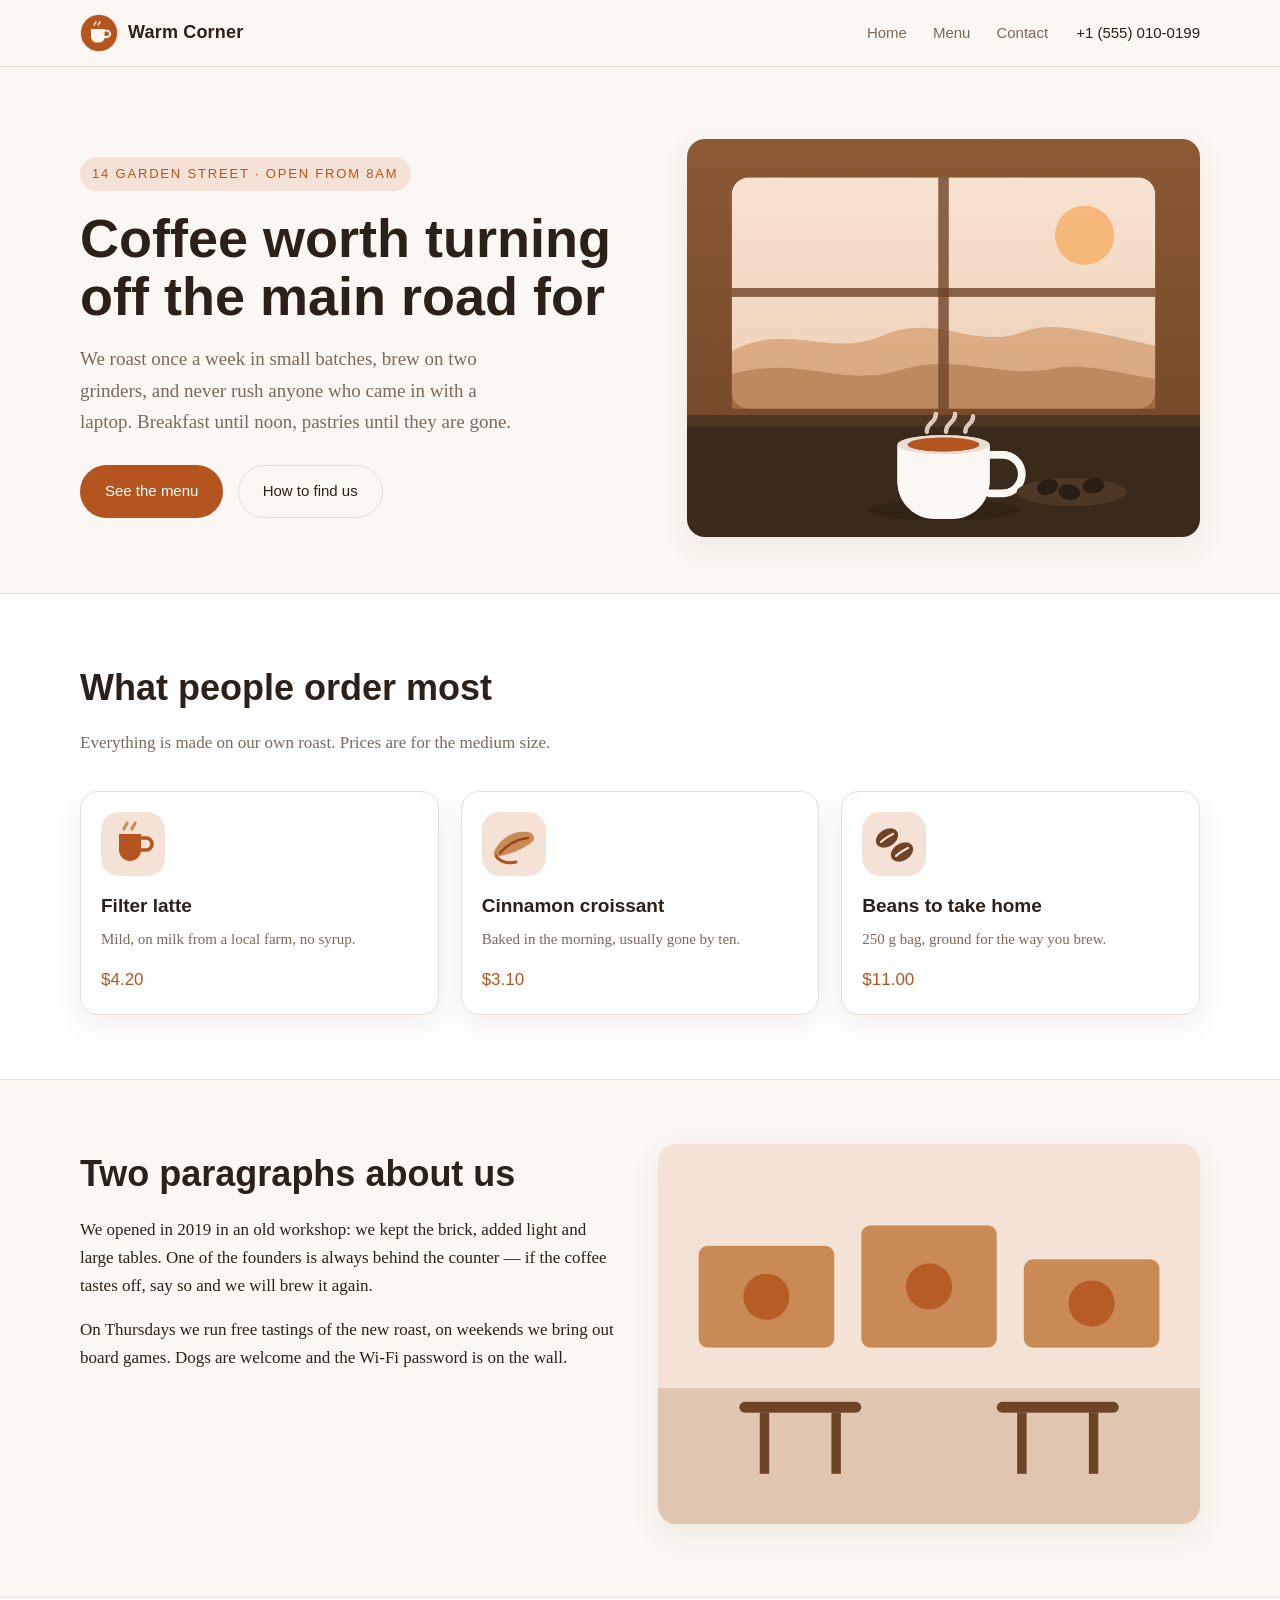
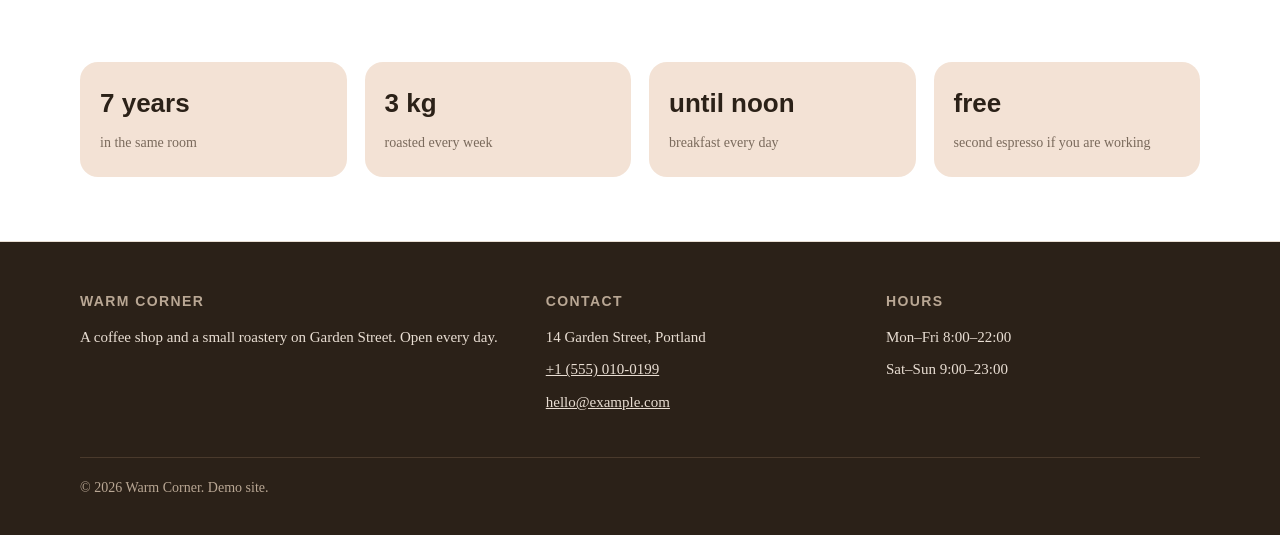
<file: examples/warm-corner/index.html>
<!DOCTYPE html>
<html lang="en">
<head>
  <meta charset="utf-8">
  <meta name="viewport" content="width=device-width, initial-scale=1">
  <title>Warm Corner — coffee on Garden Street</title>
  <meta name="description" content="Warm Corner: small-batch roasting every week, breakfast until noon, a quiet room to work in.">
  <link rel="icon" href="assets/logo.png" type="image/png">
  <link rel="stylesheet" href="css/main.css">
</head>
<!-- wp-fields-group names the field group this template gets in wp-admin. -->
<body wp-fields-group="Home">

  <header class="header">
    <div class="container header__row">
      <a class="logo" href="index.html">
        <img src="assets/logo.png" alt="Warm Corner" opt-image="Logo">
        <b opt-text="Site name">Warm Corner</b>
      </a>
      <nav class="nav">
        <!-- The whole list is replaced by a WordPress menu of this name. -->
        <ul wp-menu="Main menu">
          <li><a href="index.html">Home</a></li>
          <li><a href="menu.html">Menu</a></li>
          <li><a href="contacts.html">Contact</a></li>
        </ul>
      </nav>
      <a class="header__phone" href="tel:+15550100199"><span opt-text="Phone">+1 (555) 010-0199</span></a>
    </div>
  </header>

  <main>
    <section class="hero">
      <div class="container hero__grid">
        <div>
          <span class="eyebrow" fld-text="Eyebrow">14 Garden Street · open from 8am</span>
          <h1 fld-text="Title">Coffee worth turning off the main road for</h1>
          <p fld-area="Lead">We roast once a week in small batches, brew on two grinders, and never rush anyone who came in with a laptop. Breakfast until noon, pastries until they are gone.</p>
          <a class="btn btn--primary" href="menu.html" fld-link="Menu button">See the menu</a>
          <a class="btn btn--ghost" href="contacts.html" fld-link="Directions button">How to find us</a>
        </div>
        <div class="hero__art">
          <img src="assets/hero.png" alt="A cup on the counter by the window" fld-image="Hero image">
        </div>
      </div>
    </section>

    <section class="section section--tinted">
      <div class="container">
        <div class="section__head">
          <h2 fld-text="Showcase title">What people order most</h2>
          <p fld-area="Showcase text">Everything is made on our own roast. Prices are for the medium size.</p>
        </div>

        <!-- fld-loop = repeater. Every row carries the same field names: the value
             extractor reads them all, so an unannotated sibling would arrive empty. -->
        <div class="cards" fld-loop="Showcase">
          <article class="card">
            <img src="assets/icon-latte.png" alt="Latte" fld-image="Image">
            <h3 fld-text="Name">Filter latte</h3>
            <p fld-text="Description">Mild, on milk from a local farm, no syrup.</p>
            <span class="price" fld-text="Price">$4.20</span>
          </article>
          <article class="card">
            <img src="assets/icon-croissant.png" alt="Croissant" fld-image="Image">
            <h3 fld-text="Name">Cinnamon croissant</h3>
            <p fld-text="Description">Baked in the morning, usually gone by ten.</p>
            <span class="price" fld-text="Price">$3.10</span>
          </article>
          <article class="card">
            <img src="assets/icon-beans.png" alt="Beans" fld-image="Image">
            <h3 fld-text="Name">Beans to take home</h3>
            <p fld-text="Description">250 g bag, ground for the way you brew.</p>
            <span class="price" fld-text="Price">$11.00</span>
          </article>
        </div>
      </div>
    </section>

    <section class="section">
      <div class="container about">
        <div class="about__text">
          <h2 fld-text="About title">Two paragraphs about us</h2>
          <!-- fld-editor = the visual editor in wp-admin, so the owner can format. -->
          <div fld-editor="About text">
            <p>We opened in 2019 in an old workshop: we kept the brick, added light and large tables. One of the founders is always behind the counter — if the coffee tastes off, say so and we will brew it again.</p>
            <p>On Thursdays we run free tastings of the new roast, on weekends we bring out board games. Dogs are welcome and the Wi-Fi password is on the wall.</p>
          </div>
        </div>
        <div class="about__art">
          <img src="assets/about.png" alt="The room" fld-image="About image">
        </div>
      </div>
    </section>

    <section class="section section--tinted">
      <div class="container">
        <div class="facts">
          <div class="fact"><b fld-text="Fact 1 number">7 years</b><span fld-text="Fact 1 label">in the same room</span></div>
          <div class="fact"><b fld-text="Fact 2 number">3 kg</b><span fld-text="Fact 2 label">roasted every week</span></div>
          <div class="fact"><b fld-text="Fact 3 number">until noon</b><span fld-text="Fact 3 label">breakfast every day</span></div>
          <div class="fact"><b fld-text="Fact 4 number">free</b><span fld-text="Fact 4 label">second espresso if you are working</span></div>
        </div>
      </div>
    </section>
  </main>

  <footer class="footer">
    <div class="container">
      <div class="footer__row">
        <div>
          <h4>Warm Corner</h4>
          <p opt-area="Footer about">A coffee shop and a small roastery on Garden Street. Open every day.</p>
        </div>
        <div>
          <h4>Contact</h4>
          <p opt-text="Address">14 Garden Street, Portland</p>
          <p><a href="tel:+15550100199"><span opt-text="Phone">+1 (555) 010-0199</span></a></p>
          <p><a href="mailto:hello@example.com"><span opt-text="Email">hello@example.com</span></a></p>
        </div>
        <div>
          <h4>Hours</h4>
          <p opt-text="Hours weekdays">Mon–Fri 8:00–22:00</p>
          <p opt-text="Hours weekend">Sat–Sun 9:00–23:00</p>
        </div>
      </div>
      <div class="footer__bottom" opt-text="Copyright">© 2026 Warm Corner. Demo site.</div>
    </div>
  </footer>

</body>
</html>
</file>
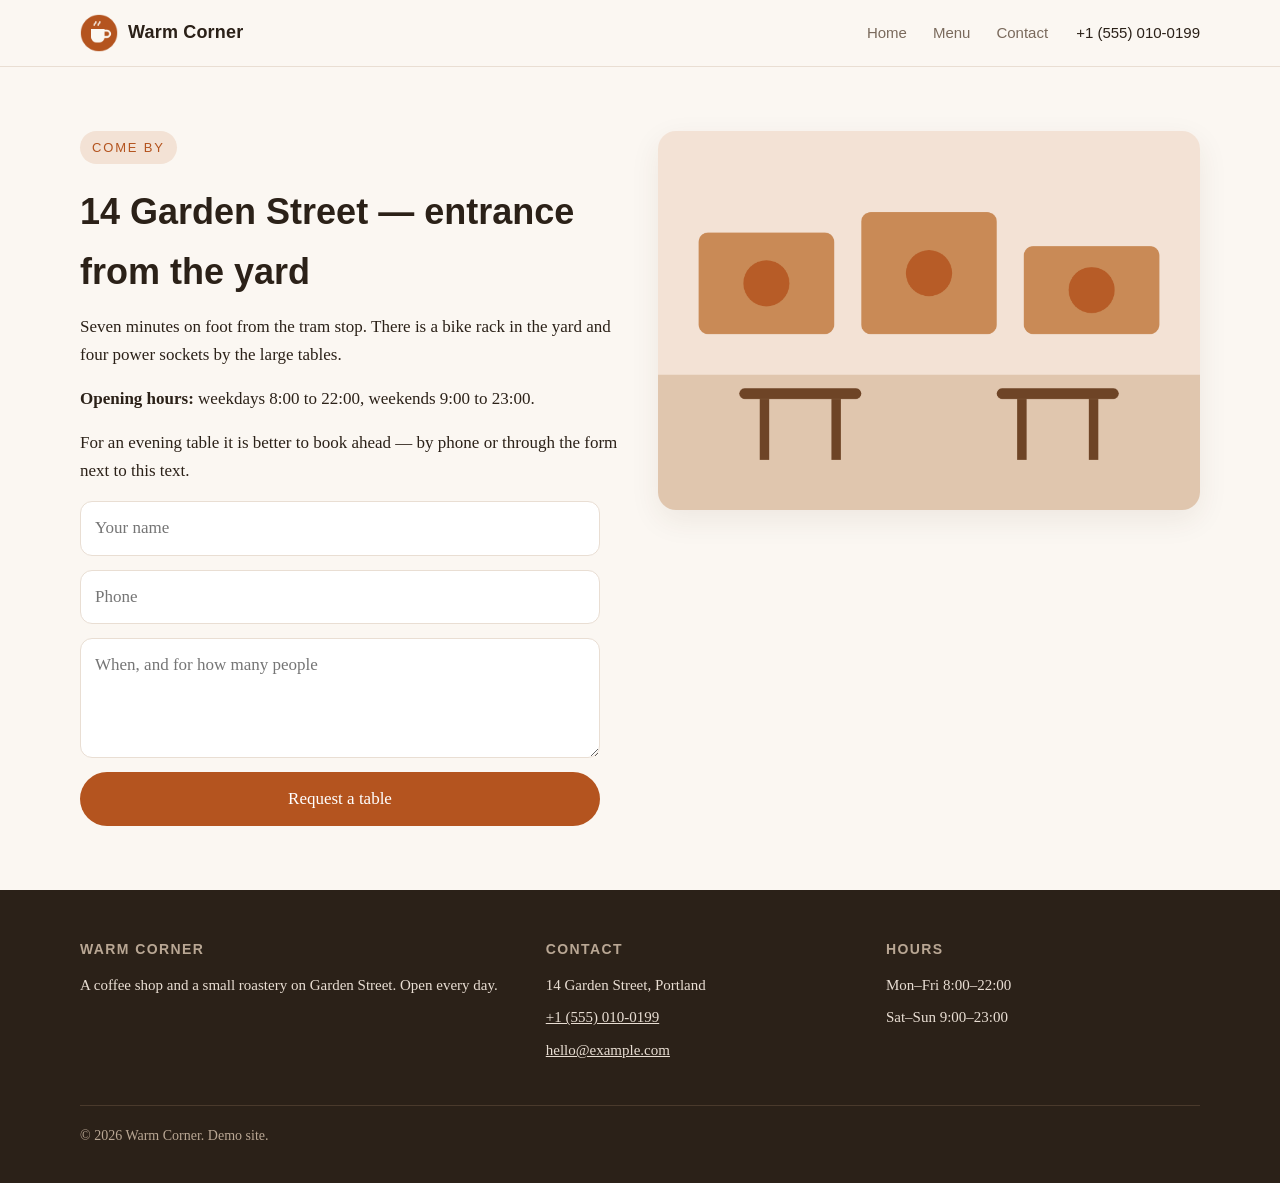
<file: examples/warm-corner/contacts.html>
<!DOCTYPE html>
<html lang="en">
<head>
  <meta charset="utf-8">
  <meta name="viewport" content="width=device-width, initial-scale=1">
  <title>Contact — Warm Corner</title>
  <meta name="description" content="Address, opening hours and a table request form for Warm Corner.">
  <link rel="icon" href="assets/logo.png" type="image/png">
  <link rel="stylesheet" href="css/main.css">
</head>
<body wp-fields-group="Contact">

  <header class="header">
    <div class="container header__row">
      <a class="logo" href="index.html">
        <img src="assets/logo.png" alt="Warm Corner" opt-image="Logo">
        <b opt-text="Site name">Warm Corner</b>
      </a>
      <nav class="nav">
        <ul wp-menu="Main menu">
          <li><a href="index.html">Home</a></li>
          <li><a href="menu.html">Menu</a></li>
          <li><a href="contacts.html">Contact</a></li>
        </ul>
      </nav>
      <a class="header__phone" href="tel:+15550100199"><span opt-text="Phone">+1 (555) 010-0199</span></a>
    </div>
  </header>

  <main>
    <section class="section">
      <div class="container about">
        <div class="about__text">
          <span class="eyebrow" fld-text="Eyebrow">Come by</span>
          <h2 fld-text="Title">14 Garden Street — entrance from the yard</h2>
          <p fld-area="Directions">Seven minutes on foot from the tram stop. There is a bike rack in the yard and four power sockets by the large tables.</p>

          <div fld-editor="Page text">
            <p><b>Opening hours:</b> weekdays 8:00 to 22:00, weekends 9:00 to 23:00.</p>
            <p>For an evening table it is better to book ahead — by phone or through the form next to this text.</p>
          </div>

          <form class="form">
            <input type="text" name="name" placeholder="Your name">
            <input type="tel" name="phone" placeholder="Phone">
            <textarea name="message" placeholder="When, and for how many people"></textarea>
            <button type="submit">Request a table</button>
          </form>
        </div>
        <div class="about__art">
          <img src="assets/about.png" alt="The room" fld-image="Image">
        </div>
      </div>
    </section>
  </main>

  <footer class="footer">
    <div class="container">
      <div class="footer__row">
        <div>
          <h4>Warm Corner</h4>
          <p opt-area="Footer about">A coffee shop and a small roastery on Garden Street. Open every day.</p>
        </div>
        <div>
          <h4>Contact</h4>
          <p opt-text="Address">14 Garden Street, Portland</p>
          <p><a href="tel:+15550100199"><span opt-text="Phone">+1 (555) 010-0199</span></a></p>
          <p><a href="mailto:hello@example.com"><span opt-text="Email">hello@example.com</span></a></p>
        </div>
        <div>
          <h4>Hours</h4>
          <p opt-text="Hours weekdays">Mon–Fri 8:00–22:00</p>
          <p opt-text="Hours weekend">Sat–Sun 9:00–23:00</p>
        </div>
      </div>
      <div class="footer__bottom" opt-text="Copyright">© 2026 Warm Corner. Demo site.</div>
    </div>
  </footer>

</body>
</html>
</file>
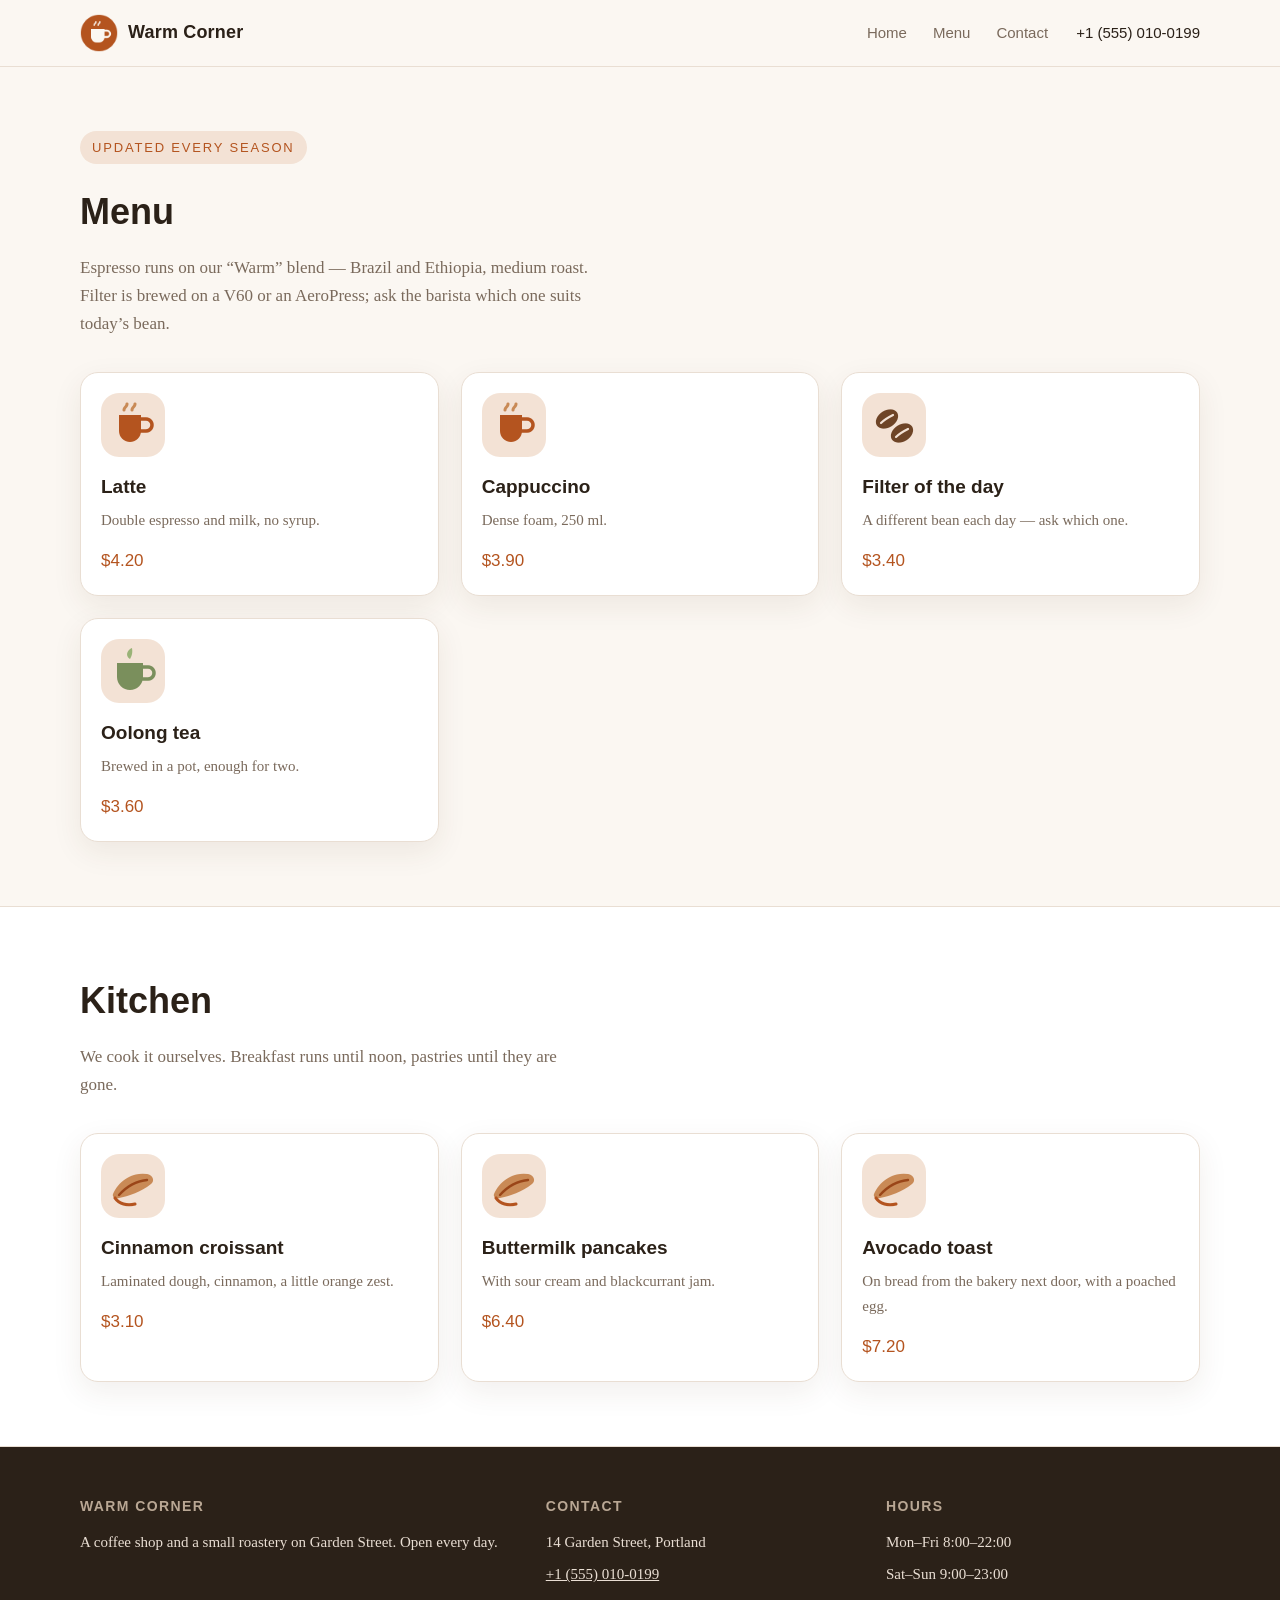
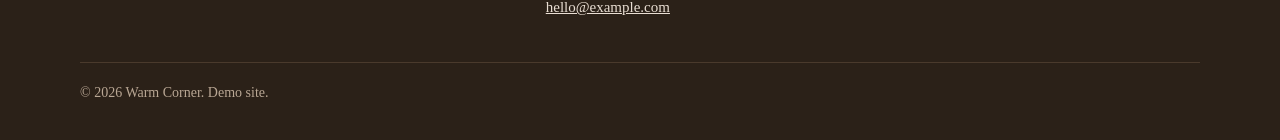
<file: examples/warm-corner/menu.html>
<!DOCTYPE html>
<html lang="en">
<head>
  <meta charset="utf-8">
  <meta name="viewport" content="width=device-width, initial-scale=1">
  <title>Menu — Warm Corner</title>
  <meta name="description" content="The Warm Corner menu: coffee on our own roast, tea, pastries and breakfast.">
  <link rel="icon" href="assets/logo.png" type="image/png">
  <link rel="stylesheet" href="css/main.css">
</head>
<body wp-fields-group="Menu">

  <header class="header">
    <div class="container header__row">
      <a class="logo" href="index.html">
        <img src="assets/logo.png" alt="Warm Corner" opt-image="Logo">
        <b opt-text="Site name">Warm Corner</b>
      </a>
      <nav class="nav">
        <ul wp-menu="Main menu">
          <li><a href="index.html">Home</a></li>
          <li><a href="menu.html">Menu</a></li>
          <li><a href="contacts.html">Contact</a></li>
        </ul>
      </nav>
      <a class="header__phone" href="tel:+15550100199"><span opt-text="Phone">+1 (555) 010-0199</span></a>
    </div>
  </header>

  <main>
    <section class="section">
      <div class="container">
        <div class="section__head">
          <span class="eyebrow" fld-text="Eyebrow">Updated every season</span>
          <h2 fld-text="Title">Menu</h2>
          <p fld-area="Lead">Espresso runs on our “Warm” blend — Brazil and Ethiopia, medium roast. Filter is brewed on a V60 or an AeroPress; ask the barista which one suits today’s bean.</p>
        </div>

        <div class="cards" fld-loop="Drinks">
          <article class="card">
            <img src="assets/icon-latte.png" alt="Latte" fld-image="Image">
            <h3 fld-text="Name">Latte</h3>
            <p fld-text="Description">Double espresso and milk, no syrup.</p>
            <span class="price" fld-text="Price">$4.20</span>
          </article>
          <article class="card">
            <img src="assets/icon-latte.png" alt="Cappuccino" fld-image="Image">
            <h3 fld-text="Name">Cappuccino</h3>
            <p fld-text="Description">Dense foam, 250 ml.</p>
            <span class="price" fld-text="Price">$3.90</span>
          </article>
          <article class="card">
            <img src="assets/icon-beans.png" alt="Filter" fld-image="Image">
            <h3 fld-text="Name">Filter of the day</h3>
            <p fld-text="Description">A different bean each day — ask which one.</p>
            <span class="price" fld-text="Price">$3.40</span>
          </article>
          <article class="card">
            <img src="assets/icon-tea.png" alt="Tea" fld-image="Image">
            <h3 fld-text="Name">Oolong tea</h3>
            <p fld-text="Description">Brewed in a pot, enough for two.</p>
            <span class="price" fld-text="Price">$3.60</span>
          </article>
        </div>
      </div>
    </section>

    <section class="section section--tinted">
      <div class="container">
        <div class="section__head">
          <h2 fld-text="Kitchen title">Kitchen</h2>
          <p fld-area="Kitchen text">We cook it ourselves. Breakfast runs until noon, pastries until they are gone.</p>
        </div>

        <div class="cards" fld-loop="Kitchen">
          <article class="card">
            <img src="assets/icon-croissant.png" alt="Croissant" fld-image="Image">
            <h3 fld-text="Name">Cinnamon croissant</h3>
            <p fld-text="Description">Laminated dough, cinnamon, a little orange zest.</p>
            <span class="price" fld-text="Price">$3.10</span>
          </article>
          <article class="card">
            <img src="assets/icon-croissant.png" alt="Pancakes" fld-image="Image">
            <h3 fld-text="Name">Buttermilk pancakes</h3>
            <p fld-text="Description">With sour cream and blackcurrant jam.</p>
            <span class="price" fld-text="Price">$6.40</span>
          </article>
          <article class="card">
            <img src="assets/icon-croissant.png" alt="Toast" fld-image="Image">
            <h3 fld-text="Name">Avocado toast</h3>
            <p fld-text="Description">On bread from the bakery next door, with a poached egg.</p>
            <span class="price" fld-text="Price">$7.20</span>
          </article>
        </div>
      </div>
    </section>
  </main>

  <footer class="footer">
    <div class="container">
      <div class="footer__row">
        <div>
          <h4>Warm Corner</h4>
          <p opt-area="Footer about">A coffee shop and a small roastery on Garden Street. Open every day.</p>
        </div>
        <div>
          <h4>Contact</h4>
          <p opt-text="Address">14 Garden Street, Portland</p>
          <p><a href="tel:+15550100199"><span opt-text="Phone">+1 (555) 010-0199</span></a></p>
          <p><a href="mailto:hello@example.com"><span opt-text="Email">hello@example.com</span></a></p>
        </div>
        <div>
          <h4>Hours</h4>
          <p opt-text="Hours weekdays">Mon–Fri 8:00–22:00</p>
          <p opt-text="Hours weekend">Sat–Sun 9:00–23:00</p>
        </div>
      </div>
      <div class="footer__bottom" opt-text="Copyright">© 2026 Warm Corner. Demo site.</div>
    </div>
  </footer>

</body>
</html>
</file>
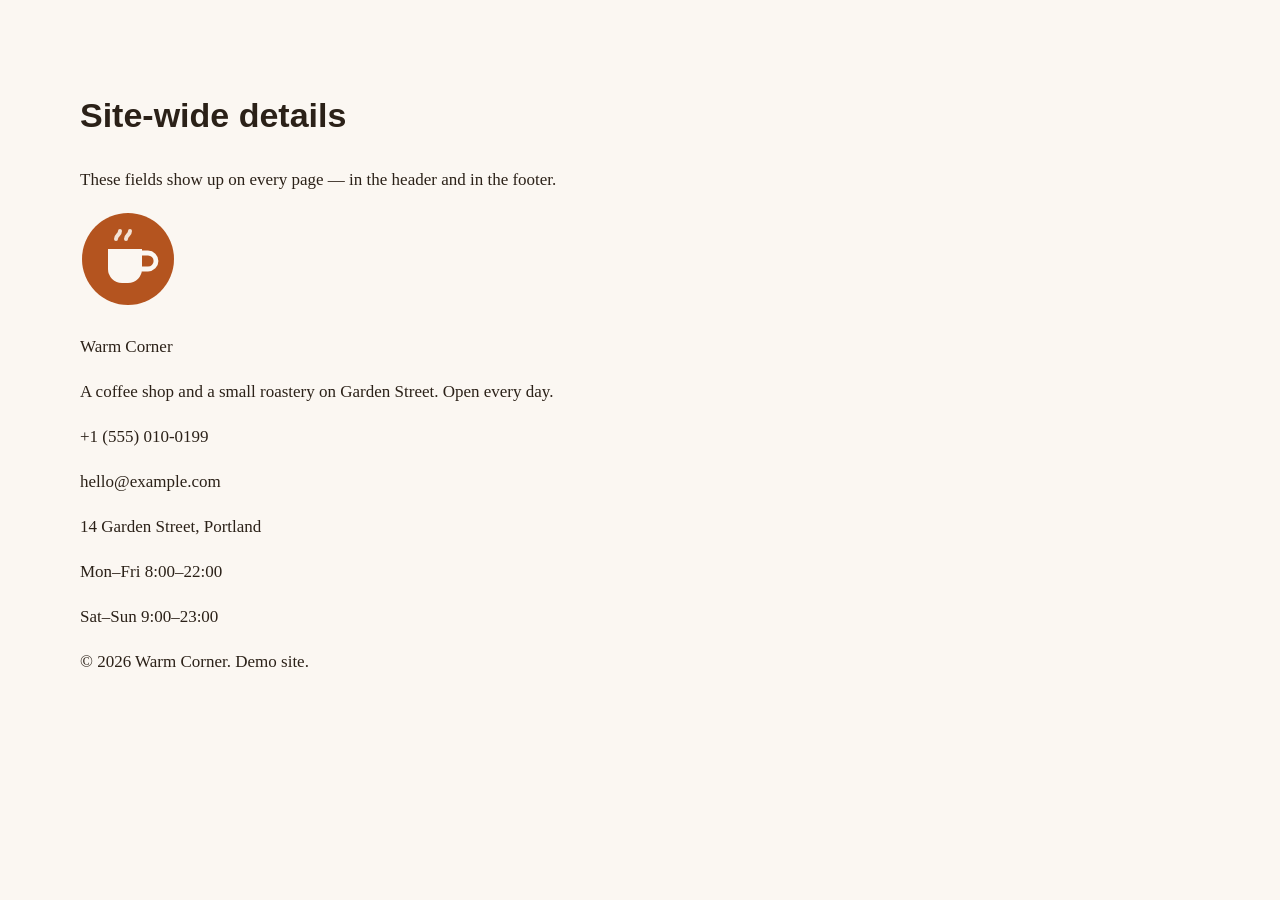
<file: examples/warm-corner/theme-options.html>
<!DOCTYPE html>
<html lang="en">
<head>
  <meta charset="utf-8">
  <meta name="viewport" content="width=device-width, initial-scale=1">
  <title>Site options — Warm Corner</title>
  <link rel="stylesheet" href="css/main.css">
</head>
<!--
  The options page. It is never published: ThemeForge turns a page named
  `theme-options` into the site-wide field group instead of a template, and the
  values entered there are what the header and footer of every page read.
  Keeping the same field NAMES as in the layout is the whole trick — `opt-text`
  named "Phone" here and in the header is one field, not two.
-->
<body wp-fields-group="Site options">

  <main class="section">
    <div class="container">
      <h1>Site-wide details</h1>
      <p>These fields show up on every page — in the header and in the footer.</p>

      <p><img src="assets/logo.png" alt="Logo" opt-image="Logo"></p>
      <p opt-text="Site name">Warm Corner</p>
      <p opt-area="Footer about">A coffee shop and a small roastery on Garden Street. Open every day.</p>

      <p opt-text="Phone">+1 (555) 010-0199</p>
      <p opt-text="Email">hello@example.com</p>
      <p opt-text="Address">14 Garden Street, Portland</p>

      <p opt-text="Hours weekdays">Mon–Fri 8:00–22:00</p>
      <p opt-text="Hours weekend">Sat–Sun 9:00–23:00</p>

      <p opt-text="Copyright">© 2026 Warm Corner. Demo site.</p>
    </div>
  </main>

</body>
</html>
</file>
<file: examples/warm-corner/css/main.css>
/* «Тёплый угол» — demo source styles. One file, no build step, no framework:
   the point is a page that looks finished in a screenshot, not a design system. */

:root {
  --bg: #fbf7f2;
  --ink: #2b2118;
  --muted: #7a6a5c;
  --accent: #b4541f;
  --accent-soft: #f3e2d5;
  --card: #ffffff;
  --line: #e9ded3;
  --radius: 18px;
  --shadow: 0 10px 30px rgba(80, 52, 30, .08);
}

* { box-sizing: border-box; }

body {
  margin: 0;
  background: var(--bg);
  color: var(--ink);
  font: 17px/1.65 "Georgia", "Iowan Old Style", serif;
  -webkit-font-smoothing: antialiased;
}

h1, h2, h3, .nav a, .btn, .price, .eyebrow {
  font-family: "Segoe UI", "Helvetica Neue", Arial, sans-serif;
}

.container { width: min(1120px, 92vw); margin: 0 auto; }

/* ---------- header ---------- */

.header {
  position: sticky; top: 0; z-index: 10;
  background: rgba(251, 247, 242, .92);
  backdrop-filter: blur(8px);
  border-bottom: 1px solid var(--line);
}
.header__row { display: flex; align-items: center; gap: 28px; padding: 14px 0; }
.logo { display: flex; align-items: center; gap: 10px; text-decoration: none; color: inherit; }
.logo img { width: 38px; height: 38px; }
.logo b { font-family: "Segoe UI", sans-serif; font-size: 18px; letter-spacing: .01em; }

.nav { margin-left: auto; }
.nav ul { display: flex; gap: 26px; list-style: none; margin: 0; padding: 0; }
.nav a { color: var(--muted); text-decoration: none; font-size: 15px; }
.nav a:hover { color: var(--accent); }

.header__phone {
  font-family: "Segoe UI", sans-serif; font-size: 15px;
  color: var(--ink); text-decoration: none; white-space: nowrap;
}
.header__phone:hover { color: var(--accent); }

/* ---------- hero ---------- */

.hero { padding: 72px 0 56px; }
.hero__grid { display: grid; gap: 40px; align-items: center; grid-template-columns: 1fr; }
@media (min-width: 900px) { .hero__grid { grid-template-columns: 1.05fr .95fr; } }

.eyebrow {
  display: inline-block; font-size: 13px; letter-spacing: .14em; text-transform: uppercase;
  color: var(--accent); background: var(--accent-soft);
  padding: 6px 12px; border-radius: 999px; margin-bottom: 18px;
}
.hero h1 { font-size: clamp(34px, 5vw, 54px); line-height: 1.08; margin: 0 0 18px; }
.hero p { font-size: 19px; color: var(--muted); margin: 0 0 28px; max-width: 46ch; }
.hero__art { border-radius: var(--radius); overflow: hidden; box-shadow: var(--shadow); }
.hero__art img { display: block; width: 100%; height: auto; }

.btn {
  display: inline-block; padding: 13px 24px; border-radius: 999px;
  font-size: 15px; text-decoration: none; border: 1px solid transparent;
}
.btn--primary { background: var(--accent); color: #fff; }
.btn--primary:hover { background: #9a4518; }
.btn--ghost { border-color: var(--line); color: var(--ink); margin-left: 10px; }
.btn--ghost:hover { border-color: var(--accent); color: var(--accent); }

/* ---------- sections ---------- */

.section { padding: 64px 0; }
.section--tinted { background: #fff; border-top: 1px solid var(--line); border-bottom: 1px solid var(--line); }
.section__head { max-width: 60ch; margin-bottom: 34px; }
.section h2 { font-size: clamp(26px, 3.4vw, 36px); margin: 0 0 12px; }
.section__head p { color: var(--muted); margin: 0; }

/* ---------- menu cards ---------- */

.cards { display: grid; gap: 22px; grid-template-columns: 1fr; }
@media (min-width: 640px) { .cards { grid-template-columns: repeat(2, 1fr); } }
@media (min-width: 980px) { .cards { grid-template-columns: repeat(3, 1fr); } }

.card {
  background: var(--card); border: 1px solid var(--line); border-radius: var(--radius);
  padding: 20px; box-shadow: var(--shadow);
}
.card img { width: 64px; height: 64px; display: block; margin-bottom: 14px; }
.card h3 { margin: 0 0 6px; font-size: 19px; }
.card p { margin: 0 0 14px; color: var(--muted); font-size: 15px; }
.price { font-size: 17px; color: var(--accent); }

/* ---------- about ---------- */

.about { display: grid; gap: 36px; grid-template-columns: 1fr; align-items: start; }
@media (min-width: 900px) { .about { grid-template-columns: 1fr 1fr; } }
.about__text p { margin: 0 0 16px; }
.about__art img { width: 100%; height: auto; border-radius: var(--radius); box-shadow: var(--shadow); }

/* ---------- facts ---------- */

.facts { display: grid; gap: 18px; grid-template-columns: repeat(2, 1fr); }
@media (min-width: 800px) { .facts { grid-template-columns: repeat(4, 1fr); } }
.fact { background: var(--accent-soft); border-radius: var(--radius); padding: 20px; }
.fact b { display: block; font-family: "Segoe UI", sans-serif; font-size: 26px; margin-bottom: 4px; }
.fact span { color: var(--muted); font-size: 14px; }

/* ---------- form ---------- */

.form { display: grid; gap: 14px; max-width: 520px; }
.form input, .form textarea {
  font: inherit; padding: 12px 14px; border: 1px solid var(--line);
  border-radius: 12px; background: #fff; color: var(--ink);
}
.form textarea { min-height: 120px; resize: vertical; }
.form button {
  font: inherit; cursor: pointer; padding: 13px 24px; border: 0;
  border-radius: 999px; background: var(--accent); color: #fff;
}

/* ---------- footer ---------- */

.footer { background: #2b2118; color: #e9ded3; padding: 48px 0 36px; }
.footer a { color: #e9ded3; }
.footer__row { display: grid; gap: 26px; grid-template-columns: 1fr; }
@media (min-width: 760px) { .footer__row { grid-template-columns: 1.4fr 1fr 1fr; } }
.footer h4 { font-family: "Segoe UI", sans-serif; font-size: 14px; letter-spacing: .1em; text-transform: uppercase; color: #b9a794; margin: 0 0 12px; }
.footer p { margin: 0 0 8px; font-size: 15px; }
.footer__bottom { margin-top: 34px; padding-top: 18px; border-top: 1px solid #4a3a2c; color: #b9a794; font-size: 14px; }
</file>
